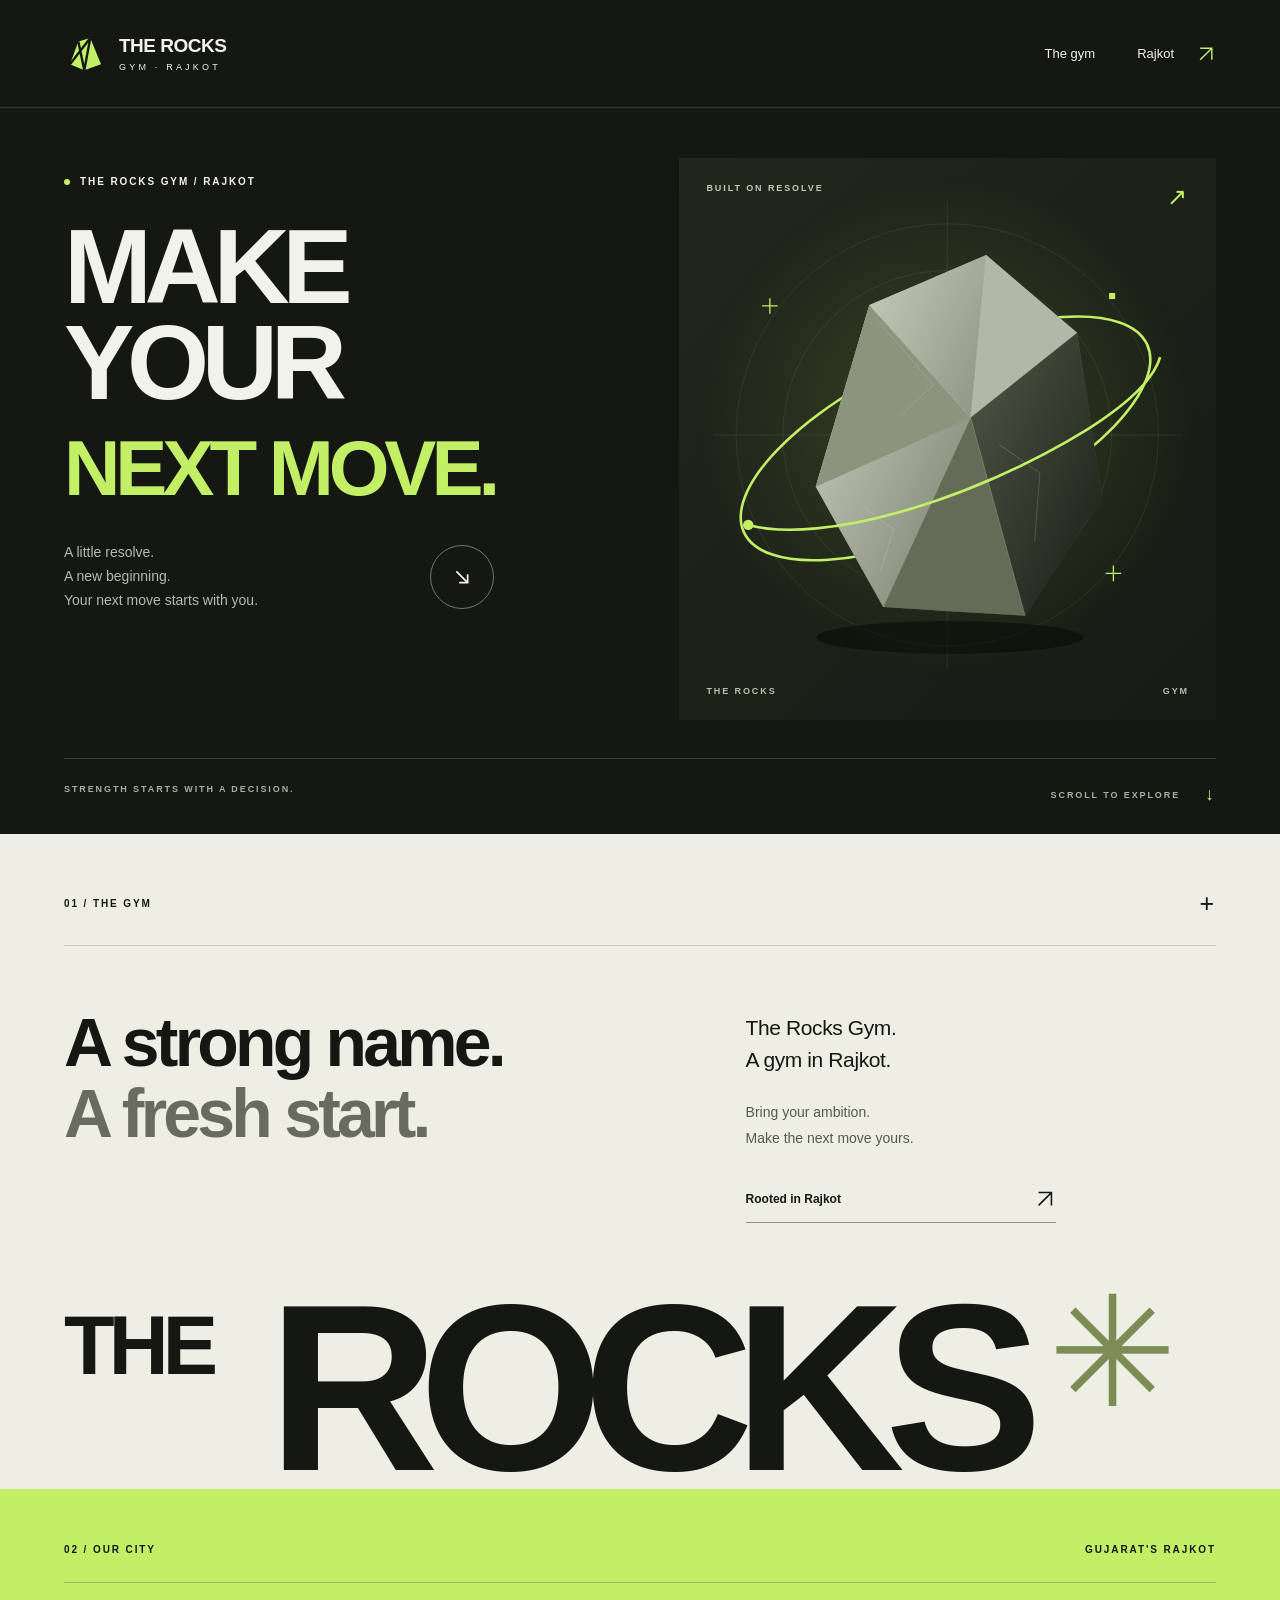
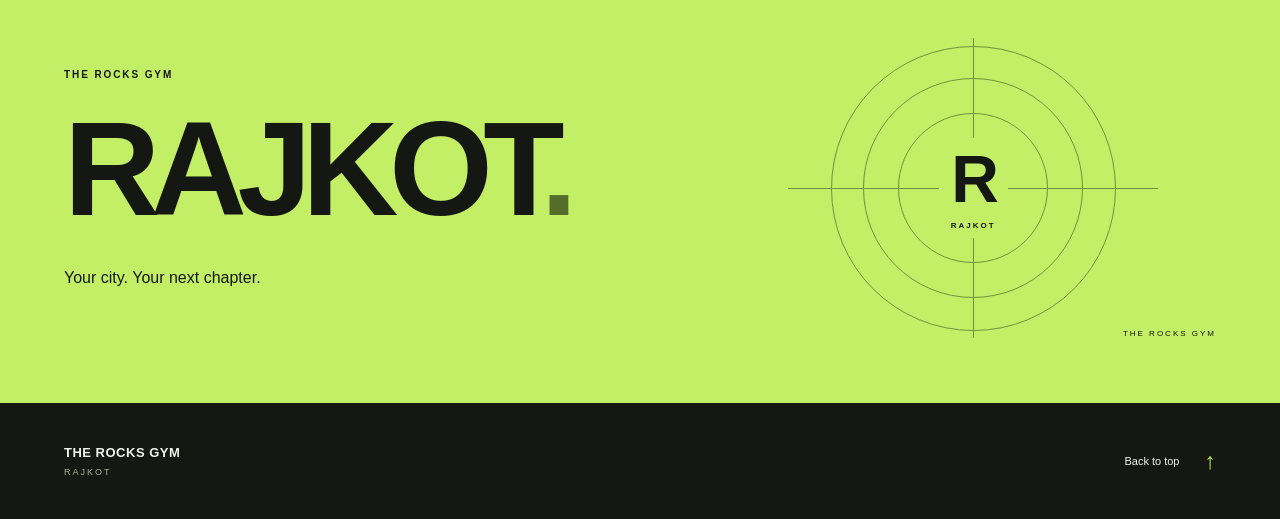
<file: docs/index.html>
<!doctype html>
<html lang="en">
  <head>
    <meta charset="UTF-8" />
    <meta name="viewport" content="width=device-width, initial-scale=1.0" />
    <meta name="theme-color" content="#151713" />
    <meta name="description" content="The Rocks Gym, Rajkot. Make your next move and discover the gym." />
    <meta name="robots" content="noindex,nofollow" />
    <title>The Rocks Gym | Rajkot</title>
    <script type="module" crossorigin src="./assets/index-DxEKIP7l.js"></script>
    <link rel="stylesheet" crossorigin href="./assets/index-BznCG7Ui.css">
  </head>
  <body>
    <div id="root"></div>
  </body>
</html>
</file>
<file: docs/assets/index-BznCG7Ui.css>
@charset "UTF-8";:root{font-family:Arial,Helvetica,sans-serif;color:#f1f2e9;background:#151713;font-synthesis:none;--lime:#c2ef66;--ink:#151713;--paper:#eeeee4}*{box-sizing:border-box}html{scroll-behavior:smooth;scroll-padding-top:100px}body{margin:0}a{color:inherit;text-decoration:none}button{font:inherit}a,button{-webkit-tap-highlight-color:transparent}a:focus-visible,button:focus-visible{outline:3px solid #8fae42;outline-offset:6px}::selection{background:var(--lime);color:var(--ink)}.skip-link{position:fixed;top:8px;left:8px;z-index:10;padding:14px;background:var(--lime);color:var(--ink);transform:translateY(-150%)}.skip-link:focus{transform:none}.site-header{max-width:1600px;margin:auto;min-height:108px;padding:24px 5%;display:flex;justify-content:space-between;align-items:center;border-bottom:1px solid #393c32}.brand{display:flex;align-items:center;gap:12px;font-size:19px;letter-spacing:-.5px;font-weight:900}.brand-mark{width:43px;height:43px;color:var(--lime)}.brand-mark svg{width:100%;height:100%}.brand-sub{display:block;font-size:9px;letter-spacing:3.2px;margin-top:5px;font-weight:500}.navigation{display:flex;align-items:center;gap:42px;font-size:13px}.navigation a{min-height:44px;display:flex;align-items:center;gap:22px}.navigation svg{width:20px;height:20px;color:var(--lime)}.navigation a:hover{color:var(--lime)}.menu-toggle{display:none}.hero{padding:50px 5% 0;max-width:1600px;margin:auto;display:grid;grid-template-columns:1.07fr 1fr}.hero-copy{position:relative;z-index:1;padding-top:18px}.eyebrow,.section-label,.visual-label,.hero-foot,.visual-caption{font-size:10px;font-weight:600;letter-spacing:1.9px}.eyebrow{display:flex;align-items:center;gap:10px;margin:0 0 31px}.status-dot{width:6px;height:6px;display:inline-block;background:var(--lime);border-radius:50%}h1{margin:0;font-size:clamp(68px,8.25vw,130px);font-weight:900;line-height:.91;letter-spacing:-.07em}h1>span{color:var(--lime);white-space:nowrap;font-size:.74em;letter-spacing:-.065em}.hero-bottom{max-width:430px;margin:35px 0 40px;display:flex;justify-content:space-between;align-items:center;gap:24px}.hero-bottom p{font-size:14px;line-height:1.7;color:#b5baab;margin:0}.round-link{display:grid;place-items:center;border:1px solid #727864;border-radius:50%;width:64px;height:64px;flex-shrink:0;transition:background .2s,transform .2s}.round-link svg{width:24px;height:24px;transform:rotate(45deg)}.round-link:hover{background:var(--lime);color:var(--ink);transform:translateY(3px)}.hero-visual{position:relative;min-width:0;background:linear-gradient(135deg,#22271d,#171b14);margin-left:20px;overflow:hidden;display:flex;align-items:center}.visual-label{position:absolute;top:25px;left:27px;right:27px;display:flex;justify-content:space-between;color:#c2c9b7;font-size:9px}.visual-label span:last-child{font-size:24px;color:var(--lime)}.rock-art{width:100%;height:auto;display:block;animation:arrive 1s ease-out both}.visual-caption{position:absolute;bottom:24px;left:27px;right:27px;display:flex;justify-content:space-between;font-size:9px;color:#b6beaa}.hero-foot{grid-column:1/-1;border-top:1px solid #393c32;display:flex;justify-content:space-between;gap:20px;padding:25px 0 29px;margin-top:38px;color:#a9af9e;font-size:9px}.hero-foot a{display:flex;gap:25px;align-items:center}.hero-foot a span{color:var(--lime);font-size:18px}.about{background:var(--paper);color:var(--ink);padding:55px 5% 0;overflow:hidden}.section-label{display:flex;justify-content:space-between;align-items:center;gap:15px;padding-bottom:27px;border-bottom:1px solid #c8cabd;max-width:1440px;margin:auto}.little-cross{font-size:25px;font-weight:400}.about-content{max-width:1440px;margin:62px auto 65px;display:grid;grid-template-columns:1.3fr 1fr;gap:70px}h2{font-size:clamp(40px,5.3vw,80px);line-height:1.04;letter-spacing:-.055em;margin:0;font-weight:800}.about h2 span{color:#676c5e}.about-detail{padding-top:4px;max-width:310px}.about-detail p{font-size:21px;line-height:1.5;margin:0 0 25px;letter-spacing:-.4px}.about-detail .secondary-copy{font-size:14px;line-height:1.8;color:#555b4c;letter-spacing:0}.text-link{display:flex;align-items:center;justify-content:space-between;border-bottom:1px solid #8e9480;padding:12px 0;font-size:12px;font-weight:700;gap:35px}.text-link svg{width:22px;height:22px;transition:transform .2s}.text-link:hover svg{transform:translate(3px,-3px)}.word-band{font-size:clamp(90px,18.5vw,280px);font-weight:900;line-height:.85;letter-spacing:-.085em;white-space:nowrap;max-width:1440px;margin:auto;padding-bottom:0}.word-band>span:first-child{font-size:.35em;letter-spacing:-.07em;display:inline-block;vertical-align:top;line-height:1.2;margin-top:8px;margin-right:10px}.word-band .band-star{display:inline-block;font-weight:400;font-size:.65em;color:#7c8c54;margin-left:25px;vertical-align:top}.location{padding:55px 5% 65px;background:var(--lime);color:var(--ink);overflow:hidden}.location .section-label{border-color:#9bbc50}.location-body{max-width:1440px;margin:55px auto 0;display:grid;grid-template-columns:1.3fr 1fr;align-items:center;gap:35px}.location .eyebrow{margin-bottom:20px}.location h2{font-size:clamp(66px,10.4vw,160px);letter-spacing:-.07em}.location h2 span{color:#546d2b}.location-copy{font-size:16px;line-height:1.7;margin-top:25px}.city-art{height:300px;position:relative;display:grid;place-items:center}.city-ring{position:absolute;width:285px;height:285px;border:1px solid #72913d;border-radius:50%}.ring-two{width:220px;height:220px}.ring-three{width:150px;height:150px}.city-art:before,.city-art:after{content:"";position:absolute;background:#72913d}.city-art:before{height:1px;width:100%;max-width:370px}.city-art:after{width:1px;height:100%}.city-center{font-size:66px;font-weight:900;position:relative;z-index:1;line-height:1;text-align:center;background:var(--lime);padding:8px 12px;letter-spacing:-4px}.city-center span{display:block;font-size:8px;letter-spacing:2px;margin-top:10px}.city-coordinate{position:absolute;bottom:0;right:0;font-size:8px;letter-spacing:2px}footer{padding:36px 5%;display:flex;justify-content:space-between;align-items:center;max-width:1600px;margin:auto;gap:30px}.footer-name{font-size:13px;font-weight:800;letter-spacing:.5px}.footer-name span{display:block;font-size:9px;letter-spacing:2px;color:#a9af9e;margin-top:7px;font-weight:400}.back-top{display:flex;align-items:center;gap:25px;font-size:11px;min-height:44px}.back-top span{font-size:23px;color:var(--lime)}@keyframes arrive{0%{opacity:0;transform:translateY(16px)}to{opacity:1;transform:translateY(0)}}@media(min-width:1600px){.about,.location{padding-left:max(5%,calc((100vw - 1440px)/2));padding-right:max(5%,calc((100vw - 1440px)/2))}}@media(max-width:900px){.hero{padding-top:32px;grid-template-columns:1.1fr 1fr}h1{font-size:clamp(60px,9.5vw,85px)}.hero-visual{margin-left:10px}.hero-bottom{margin-top:25px}.round-link{width:52px;height:52px}.hero-bottom p{font-size:12px}.about-content{gap:35px;margin:45px auto 50px}.location-body{grid-template-columns:1.2fr 1fr}.city-art{height:250px}.city-ring{width:235px;height:235px}.ring-two{width:180px;height:180px}.ring-three{width:120px;height:120px}.word-band .band-star{margin-left:15px}}@media(max-width:600px){html{scroll-padding-top:20px}.site-header{min-height:88px;padding:20px 6%;position:relative;flex-wrap:wrap}.brand{font-size:16px}.brand-mark{width:35px;height:35px}.brand-sub{font-size:8px;letter-spacing:2.5px}.menu-toggle{display:flex;gap:18px;align-items:center;border:1px solid #505643;background:transparent;color:var(--paper);padding:11px 14px;font-size:11px;min-height:44px}.menu-toggle span{font-size:17px}.navigation{display:none;width:100%;padding-top:18px;gap:0}.navigation.open{display:flex;justify-content:space-between}.navigation a{padding:8px 0}.hero{grid-template-columns:1fr;padding:36px 6% 0}.hero-copy{padding-top:0}.eyebrow{font-size:8px;letter-spacing:1.6px;margin-bottom:27px}h1{font-size:clamp(64px,16vw,95px)}.hero-bottom{margin:28px 0 32px;max-width:none}.hero-bottom p{font-size:13px}.hero-visual{margin:0;max-height:430px;aspect-ratio:1/1}.rock-art{width:100%;height:100%;object-fit:contain}.visual-label{top:20px;left:20px;right:20px}.visual-caption{bottom:20px;left:20px;right:20px}.hero-foot{margin-top:25px;padding:21px 0;font-size:7px;letter-spacing:1px;align-items:center}.hero-foot>span{max-width:145px;line-height:1.6}.hero-foot a{gap:12px;min-height:44px}.about{padding:36px 6% 0}.section-label{font-size:8px;letter-spacing:1.5px;padding-bottom:19px}.about-content{grid-template-columns:1fr;gap:32px;margin:35px auto 46px}h2{font-size:43px}.about-detail{max-width:none}.about-detail p{font-size:19px;margin-bottom:18px}.about-detail .secondary-copy{font-size:13px}.text-link{max-width:310px;min-height:44px}.word-band{font-size:20vw}.word-band>span:first-child{margin-right:4px;margin-top:2px}.word-band .band-star{margin-left:8px}.location{padding:35px 6% 40px}.location .section-label{font-size:7px;letter-spacing:1px}.location-body{grid-template-columns:1fr;gap:22px;margin-top:35px}.location h2{font-size:20vw}.location-copy{font-size:14px;margin-top:15px}.city-art{height:235px;max-width:300px;width:100%;margin:0 auto}.city-coordinate{font-size:7px}footer{padding:25px 6%;gap:18px}.footer-name{font-size:11px}.back-top{font-size:10px;gap:15px}}@media(prefers-reduced-motion:reduce){html{scroll-behavior:auto}*,*:before,*:after{animation:none!important;transition:none!important}}
</file>
